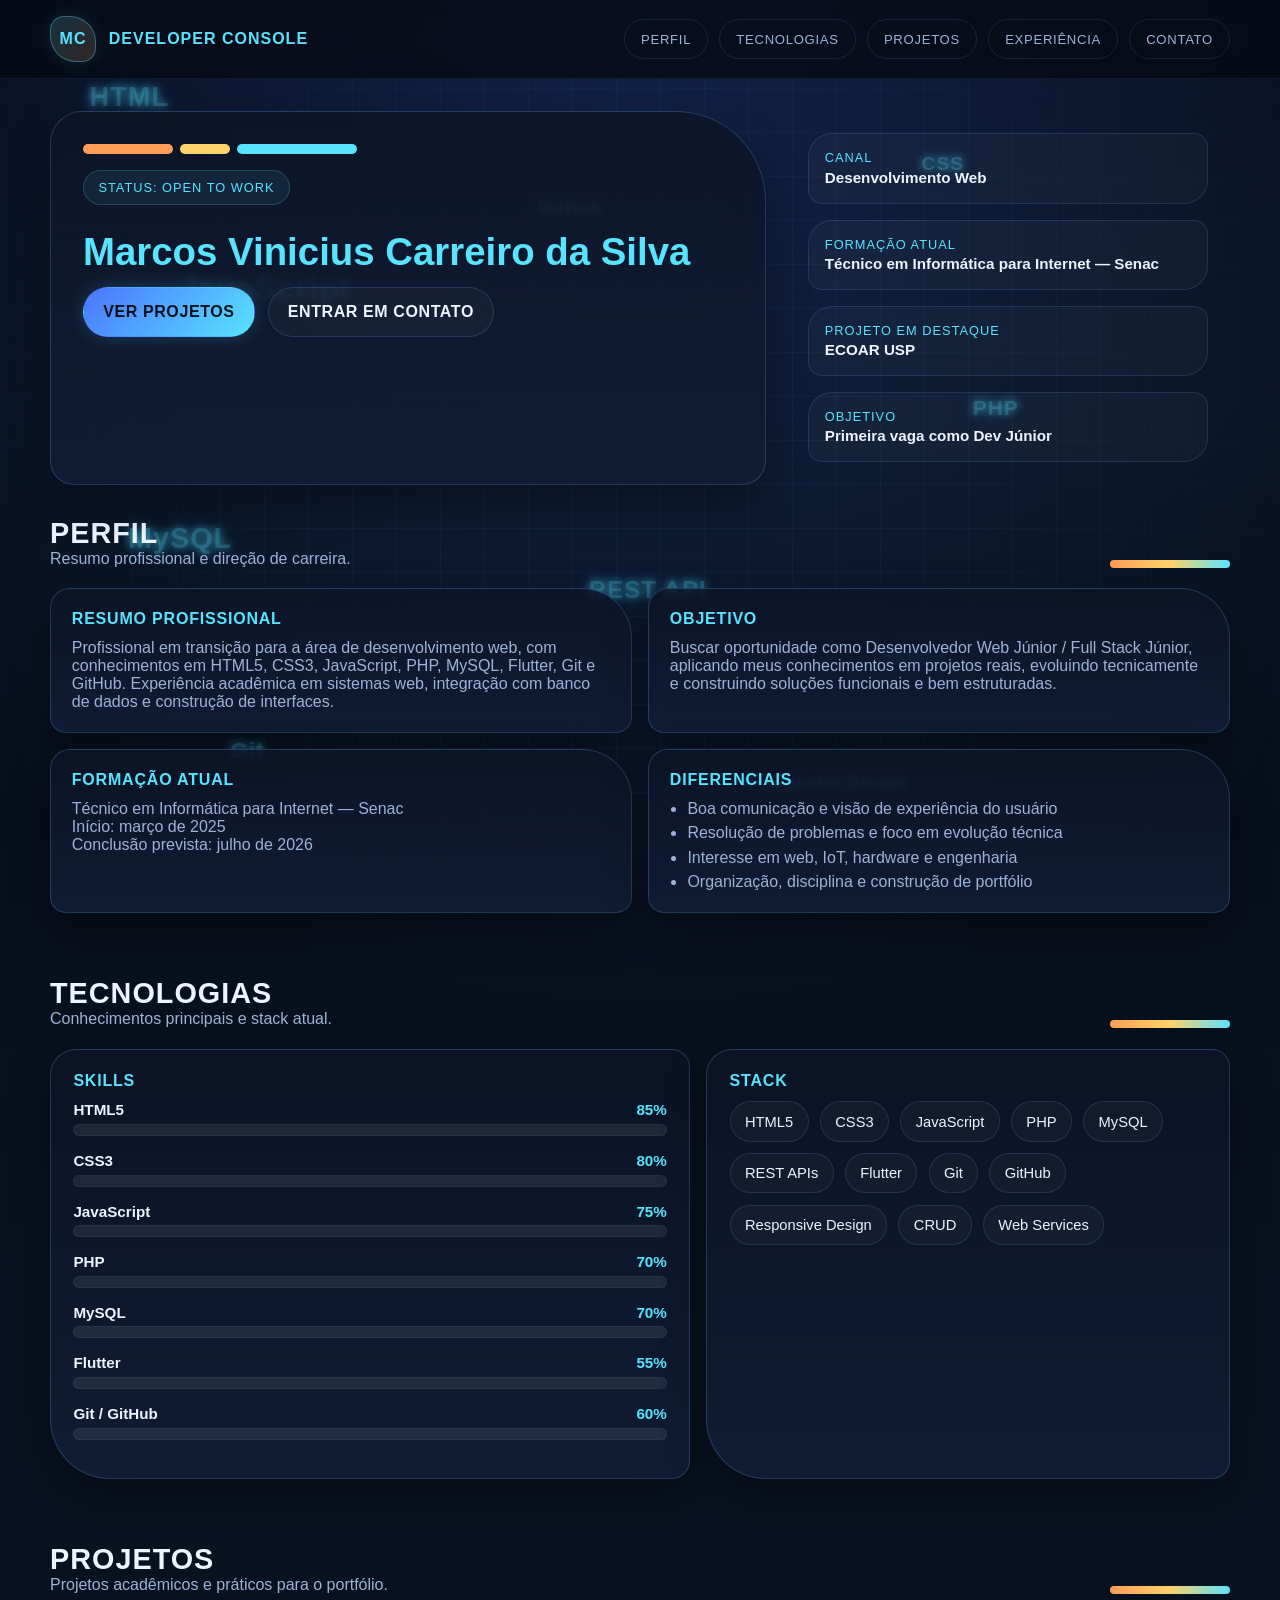
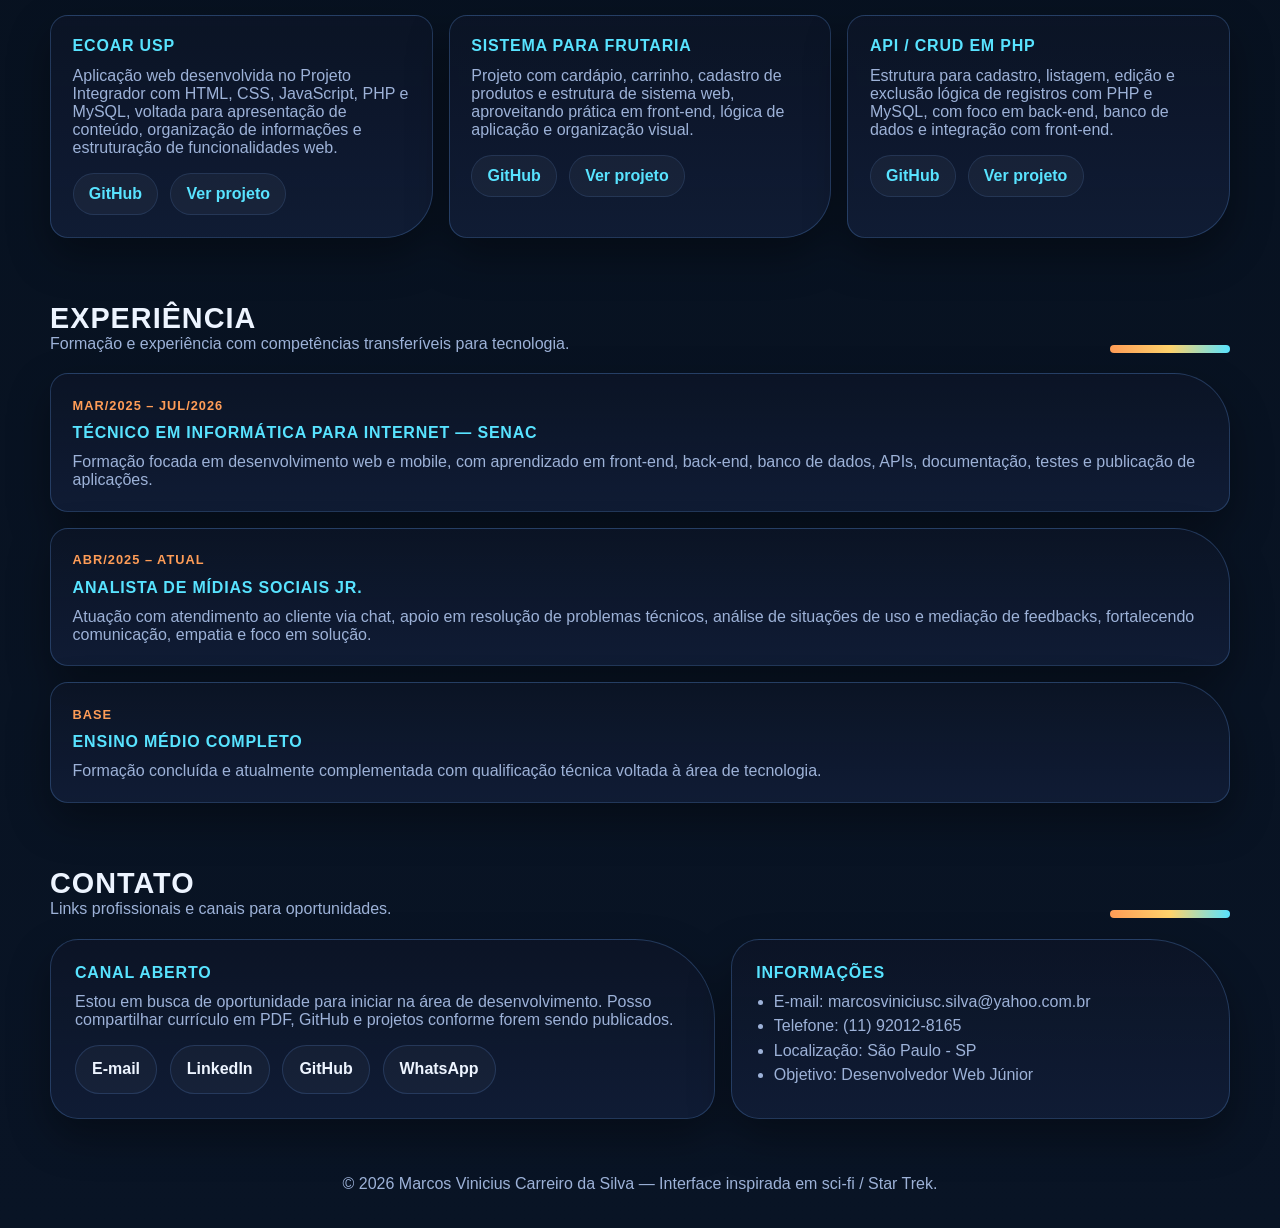
<file: index.html>
<!DOCTYPE html>
<html lang="pt-BR">
<head>
  <meta charset="UTF-8" />
  <meta name="viewport" content="width=device-width, initial-scale=1.0" />
  <title>Marcos Carreiro | Developer Console</title>
  <link rel="stylesheet" href="assets/style.css" />
</head>
<body>
  <!-- FUNDO -->
  <div class="space-grid" aria-hidden="true"></div>
  <div class="scanline" aria-hidden="true"></div>
  <div class="floating-tech" aria-hidden="true">
    <span>HTML</span>
    <span>CSS</span>
    <span>JavaScript</span>
    <span>PHP</span>
    <span>MySQL</span>
    <span>Flutter</span>
    <span>Git</span>
    <span>GitHub</span>
    <span>REST API</span>
    <span>Responsive Design</span>
  </div>

  <!-- TOPO -->
  <header class="topbar">
    <div class="container topbar-inner">
      <a href="#inicio" class="brand">
        <span class="brand-badge">MC</span>
        <span>Developer Console</span>
      </a>

      <ul class="menu">
        <li><a href="#sobre">Perfil</a></li>
        <li><a href="#tecnologias">Tecnologias</a></li>
        <li><a href="#projetos">Projetos</a></li>
        <li><a href="#experiencia">Experiência</a></li>
        <li><a href="#contato">Contato</a></li>
      </ul>
    </div>
  </header>

  <!-- HERO -->
  <section class="hero" id="inicio">
    <div class="container hero-shell">
      <div class="console">
        <div class="console-lines">
          <span class="line-orange"></span>
          <span class="line-yellow"></span>
          <span class="line-cyan"></span>
        </div>

        <div class="status">Status: Open to Work</div>
        <div id="digitando-terminal"></div>
        <div class="hero-actions">
          <a href="#projetos" class="btn btn-primary">Ver Projetos</a>
          <a href="#contato" class="btn btn-secondary">Entrar em Contato</a>
        </div>
      </div>

      <aside class="console-side">
        <div class="mini-panel">
          <span>Canal</span>
          <strong>Desenvolvimento Web</strong>
        </div>
        <div class="mini-panel">
          <span>Formação Atual</span>
          <strong>Técnico em Informática para Internet — Senac</strong>
        </div>
        <div class="mini-panel">
          <span>Projeto em Destaque</span>
          <strong>ECOAR USP</strong>
        </div>
        <div class="mini-panel">
          <span>Objetivo</span>
          <strong>Primeira vaga como Dev Júnior</strong>
        </div>
      </aside>
    </div>
  </section>

  <!-- SOBRE -->
  <section id="sobre">
    <div class="container">
      <div class="section-head">
        <div>
          <h2>Perfil</h2>
          <p>Resumo profissional e direção de carreira.</p>
        </div>
        <div class="decor-line"></div>
      </div>

      <div class="panel-grid">
        <article class="panel">
          <h3>Resumo Profissional</h3>
          <p>
            Profissional em transição para a área de desenvolvimento web, com conhecimentos em HTML5, CSS3,
            JavaScript, PHP, MySQL, Flutter, Git e GitHub. Experiência acadêmica em sistemas web, integração com
            banco de dados e construção de interfaces.
          </p>
        </article>

        <article class="panel">
          <h3>Objetivo</h3>
          <p>
            Buscar oportunidade como Desenvolvedor Web Júnior / Full Stack Júnior, aplicando meus conhecimentos
            em projetos reais, evoluindo tecnicamente e construindo soluções funcionais e bem estruturadas.
          </p>
        </article>

        <article class="panel">
          <h3>Formação Atual</h3>
          <p>
            Técnico em Informática para Internet — Senac<br>
            Início: março de 2025<br>
            Conclusão prevista: julho de 2026
          </p>
        </article>

        <article class="panel">
          <h3>Diferenciais</h3>
          <ul>
            <li>Boa comunicação e visão de experiência do usuário</li>
            <li>Resolução de problemas e foco em evolução técnica</li>
            <li>Interesse em web, IoT, hardware e engenharia</li>
            <li>Organização, disciplina e construção de portfólio</li>
          </ul>
        </article>
      </div>
    </div>
  </section>

  <!-- TECNOLOGIAS -->
  <section id="tecnologias">
    <div class="container">
      <div class="section-head">
        <div>
          <h2>Tecnologias</h2>
          <p>Conhecimentos principais e stack atual.</p>
        </div>
        <div class="decor-line"></div>
      </div>

      <div class="skills-grid">
        <div class="skill-card">
          <h3>Skills</h3>

          <div class="skill">
            <div class="skill-top"><span>HTML5</span><span>85%</span></div>
            <div class="bar"><div class="fill" data-width="85%"></div></div>
          </div>

          <div class="skill">
            <div class="skill-top"><span>CSS3</span><span>80%</span></div>
            <div class="bar"><div class="fill" data-width="80%"></div></div>
          </div>

          <div class="skill">
            <div class="skill-top"><span>JavaScript</span><span>75%</span></div>
            <div class="bar"><div class="fill" data-width="75%"></div></div>
          </div>

          <div class="skill">
            <div class="skill-top"><span>PHP</span><span>70%</span></div>
            <div class="bar"><div class="fill" data-width="70%"></div></div>
          </div>

          <div class="skill">
            <div class="skill-top"><span>MySQL</span><span>70%</span></div>
            <div class="bar"><div class="fill" data-width="70%"></div></div>
          </div>

          <div class="skill">
            <div class="skill-top"><span>Flutter</span><span>55%</span></div>
            <div class="bar"><div class="fill" data-width="55%"></div></div>
          </div>

          <div class="skill">
            <div class="skill-top"><span>Git / GitHub</span><span>60%</span></div>
            <div class="bar"><div class="fill" data-width="60%"></div></div>
          </div>
        </div>

        <div class="skill-card">
          <h3>Stack</h3>
          <div class="tag-wrap">
            <span class="tag">HTML5</span>
            <span class="tag">CSS3</span>
            <span class="tag">JavaScript</span>
            <span class="tag">PHP</span>
            <span class="tag">MySQL</span>
            <span class="tag">REST APIs</span>
            <span class="tag">Flutter</span>
            <span class="tag">Git</span>
            <span class="tag">GitHub</span>
            <span class="tag">Responsive Design</span>
            <span class="tag">CRUD</span>
            <span class="tag">Web Services</span>
          </div>
        </div>
      </div>
    </div>
  </section>

  <!-- PROJETOS -->
  <section id="projetos">
    <div class="container">
      <div class="section-head">
        <div>
          <h2>Projetos</h2>
          <p>Projetos acadêmicos e práticos para o portfólio.</p>
        </div>
        <div class="decor-line"></div>
      </div>

      <div class="projects-grid">
        <article class="project">
          <h3>ECOAR USP</h3>
          <p>
            Aplicação web desenvolvida no Projeto Integrador com HTML, CSS, JavaScript, PHP e MySQL, voltada para
            apresentação de conteúdo, organização de informações e estruturação de funcionalidades web.
          </p>
          <div class="project-links">
            <a href="#">GitHub</a>
            <a href="#">Ver projeto</a>
          </div>
        </article>

        <article class="project">
          <h3>Sistema para Frutaria</h3>
          <p>
            Projeto com cardápio, carrinho, cadastro de produtos e estrutura de sistema web, aproveitando prática em
            front-end, lógica de aplicação e organização visual.
          </p>
          <div class="project-links">
            <a href="#">GitHub</a>
            <a href="#">Ver projeto</a>
          </div>
        </article>

        <article class="project">
          <h3>API / CRUD em PHP</h3>
          <p>
            Estrutura para cadastro, listagem, edição e exclusão lógica de registros com PHP e MySQL, com foco em
            back-end, banco de dados e integração com front-end.
          </p>
          <div class="project-links">
            <a href="#">GitHub</a>
            <a href="#">Ver projeto</a>
          </div>
        </article>
      </div>
    </div>
  </section>

  <!-- EXPERIÊNCIA -->
  <section id="experiencia">
    <div class="container">
      <div class="section-head">
        <div>
          <h2>Experiência</h2>
          <p>Formação e experiência com competências transferíveis para tecnologia.</p>
        </div>
        <div class="decor-line"></div>
      </div>

      <div class="timeline">
        <article class="timeline-item">
          <span>Mar/2025 – Jul/2026</span>
          <h3>Técnico em Informática para Internet — Senac</h3>
          <p>
            Formação focada em desenvolvimento web e mobile, com aprendizado em front-end, back-end, banco de dados,
            APIs, documentação, testes e publicação de aplicações.
          </p>
        </article>

        <article class="timeline-item">
          <span>Abr/2025 – Atual</span>
          <h3>Analista de Mídias Sociais Jr.</h3>
          <p>
            Atuação com atendimento ao cliente via chat, apoio em resolução de problemas técnicos, análise de situações
            de uso e mediação de feedbacks, fortalecendo comunicação, empatia e foco em solução.
          </p>
        </article>

        <article class="timeline-item">
          <span>Base</span>
          <h3>Ensino Médio Completo</h3>
          <p>
            Formação concluída e atualmente complementada com qualificação técnica voltada à área de tecnologia.
          </p>
        </article>
      </div>
    </div>
  </section>

  <!-- CONTATO -->
  <section id="contato">
    <div class="container">
      <div class="section-head">
        <div>
          <h2>Contato</h2>
          <p>Links profissionais e canais para oportunidades.</p>
        </div>
        <div class="decor-line"></div>
      </div>

      <div class="contact-box">
        <div class="timeline-item contact-panel">
          <h3>Canal Aberto</h3>
          <p>
            Estou em busca de oportunidade para iniciar na área de desenvolvimento. Posso compartilhar currículo em PDF,
            GitHub e projetos conforme forem sendo publicados.
          </p>

          <div class="contact-links">
            <a href="mailto:marcosviniciusc.silva@yahoo.com.br">E-mail</a>
            <a href="https://www.linkedin.com/in/marcos-carreiro-4abb295b" target="_blank">LinkedIn</a>
            <a href="#" target="_blank">GitHub</a>
            <a href="https://wa.me/5511920128165" target="_blank">WhatsApp</a>
          </div>
        </div>

        <div class="timeline-item contact-panel">
          <h3>Informações</h3>
          <ul>
            <li>E-mail: marcosviniciusc.silva@yahoo.com.br</li>
            <li>Telefone: (11) 92012-8165</li>
            <li>Localização: São Paulo - SP</li>
            <li>Objetivo: Desenvolvedor Web Júnior</li>
          </ul>
        </div>
      </div>
    </div>
  </section>

  <footer class="footer">
    <div class="container">
      <p>© 2026 Marcos Vinicius Carreiro da Silva — Interface inspirada em sci-fi / Star Trek.</p>
    </div>
  </footer>

  <script src="assets/script.js"></script>
</body>
</html>
</file>
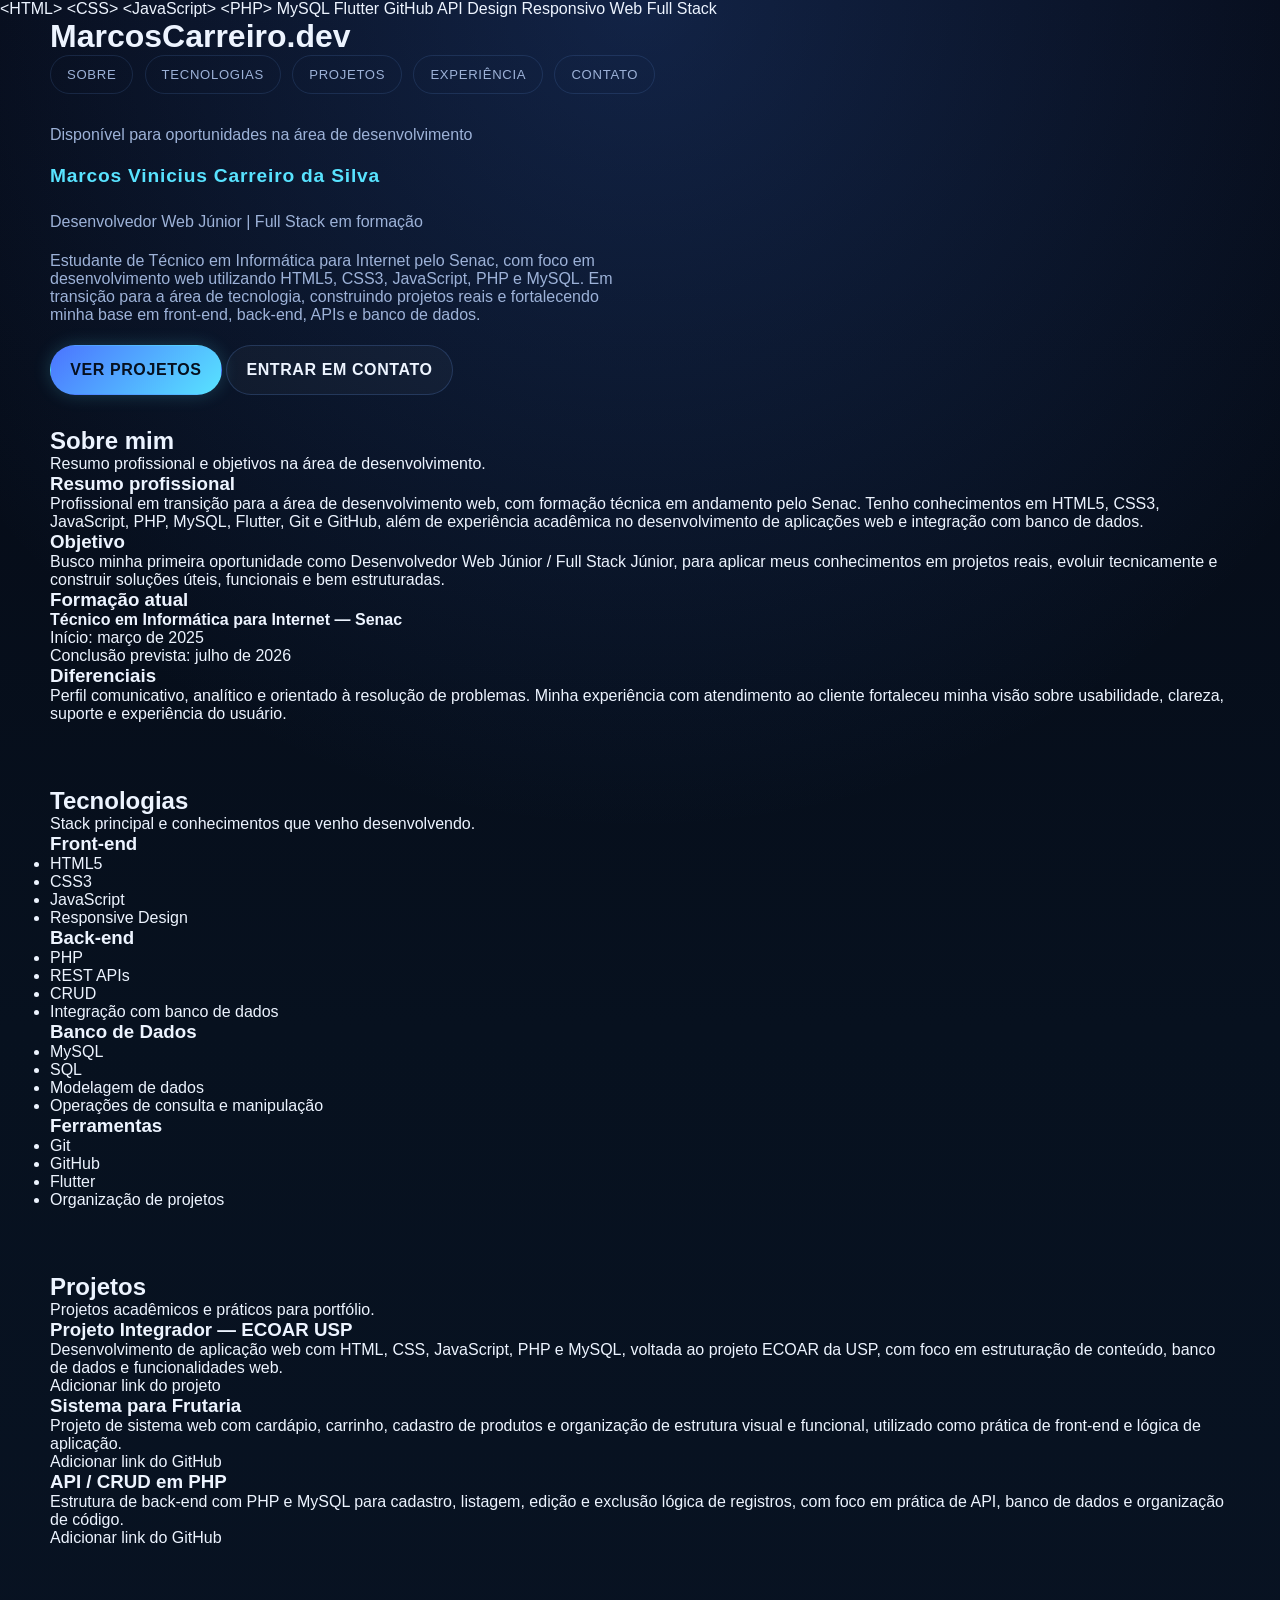
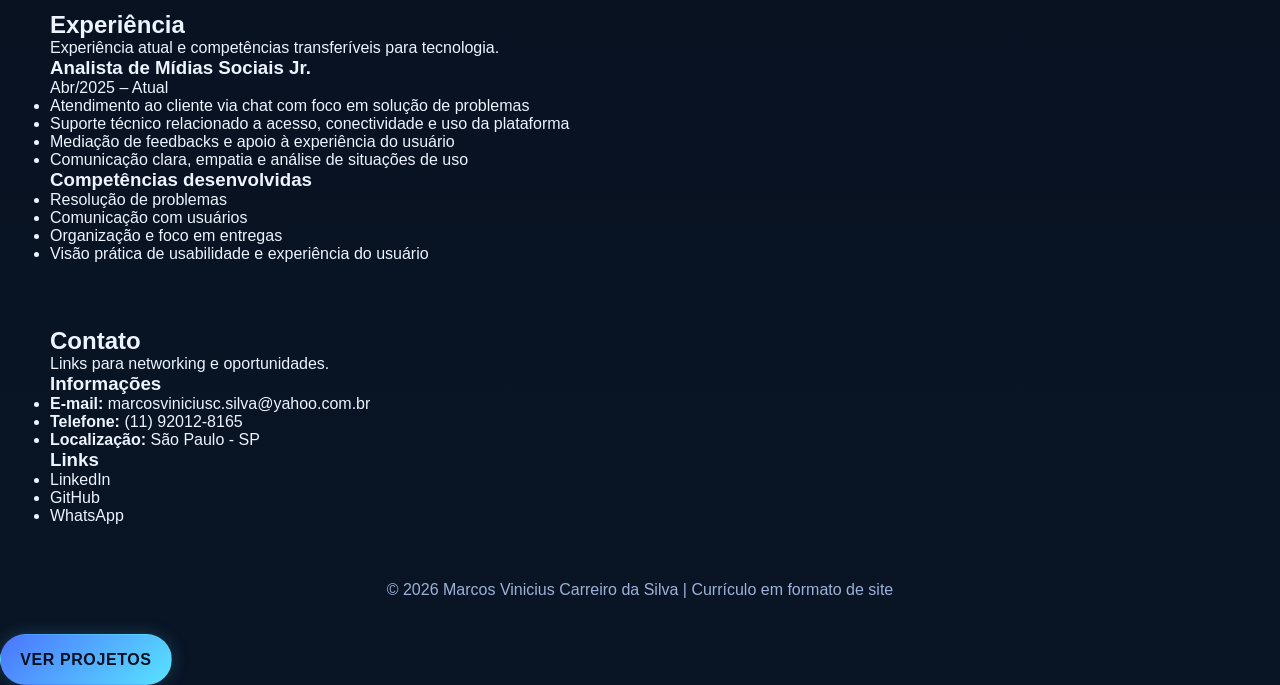
<file: curriculo.html>
<!DOCTYPE html>
<!-- Define que o documento usa HTML5 -->
<html lang="pt-BR">
<head>
  <meta charset="UTF-8">
  <!-- Permite acentos e caracteres especiais -->

  <meta name="viewport" content="width=device-width, initial-scale=1.0">
  <!-- Faz o site se adaptar ao celular -->

  <title>Marcos Carreiro | Desenvolvedor Web Júnior</title>

  <!-- Conecta o arquivo CSS externo -->
  <link rel="stylesheet" href="assets/style.css">
</head>
<body>

  <!-- =========================================================
       FUNDO COM TECNOLOGIAS FLUTUANDO
       Essas divs ficam atrás do conteúdo, só como efeito visual
       ========================================================= -->
  <div class="background-tech" aria-hidden="true">
    <span>&lt;HTML&gt;</span>
    <span>&lt;CSS&gt;</span>
    <span>&lt;JavaScript&gt;</span>
    <span>&lt;PHP&gt;</span>
    <span>MySQL</span>
    <span>Flutter</span>
    <span>GitHub</span>
    <span>API</span>
    <span>Design Responsivo</span>
    <span>Web</span>
    <span>Full Stack</span>
  </div>

  <!-- =========================================================
       CABEÇALHO / MENU
       ========================================================= -->
  <header class="header">
    <div class="container nav">
      <h1 class="logo">MarcosCarreiro.dev</h1>

      <nav>
        <ul class="menu">
          <li><a href="#sobre">Sobre</a></li>
          <li><a href="#tecnologias">Tecnologias</a></li>
          <li><a href="#projetos">Projetos</a></li>
          <li><a href="#experiencia">Experiência</a></li>
          <li><a href="#contato">Contato</a></li>
        </ul>
      </nav>
    </div>
  </header>

  <!-- =========================================================
       HERO / APRESENTAÇÃO INICIAL
       ========================================================= -->
  <section class="hero">
    <div class="container hero-content">

      <p class="tag-top">Disponível para oportunidades na área de desenvolvimento</p>

      <h2 class="hero-title">Marcos Vinicius Carreiro da Silva</h2>

      <p class="hero-subtitle">
        Desenvolvedor Web Júnior | Full Stack em formação
      </p>

      <p class="hero-text">
        Estudante de Técnico em Informática para Internet pelo Senac, com foco em
        desenvolvimento web utilizando HTML5, CSS3, JavaScript, PHP e MySQL.
        Em transição para a área de tecnologia, construindo projetos reais e fortalecendo
        minha base em front-end, back-end, APIs e banco de dados.
      </p>

      <div class="hero-buttons">
        <a href="#projetos" class="btn btn-primary">Ver projetos</a>
        <a href="#contato" class="btn btn-secondary">Entrar em contato</a>
      </div>
    </div>
  </section>

  <!-- =========================================================
       SOBRE
       ========================================================= -->
  <section id="sobre" class="section">
    <div class="container">
      <div class="section-title">
        <h2>Sobre mim</h2>
        <p>Resumo profissional e objetivos na área de desenvolvimento.</p>
      </div>

      <div class="cards-grid">
        <article class="card">
          <h3>Resumo profissional</h3>
          <p>
            Profissional em transição para a área de desenvolvimento web, com formação técnica
            em andamento pelo Senac. Tenho conhecimentos em HTML5, CSS3, JavaScript, PHP,
            MySQL, Flutter, Git e GitHub, além de experiência acadêmica no desenvolvimento
            de aplicações web e integração com banco de dados.
          </p>
        </article>

        <article class="card">
          <h3>Objetivo</h3>
          <p>
            Busco minha primeira oportunidade como Desenvolvedor Web Júnior / Full Stack Júnior,
            para aplicar meus conhecimentos em projetos reais, evoluir tecnicamente e construir
            soluções úteis, funcionais e bem estruturadas.
          </p>
        </article>

        <article class="card">
          <h3>Formação atual</h3>
          <p>
            <strong>Técnico em Informática para Internet — Senac</strong><br>
            Início: março de 2025<br>
            Conclusão prevista: julho de 2026
          </p>
        </article>

        <article class="card">
          <h3>Diferenciais</h3>
          <p>
            Perfil comunicativo, analítico e orientado à resolução de problemas. Minha experiência
            com atendimento ao cliente fortaleceu minha visão sobre usabilidade, clareza,
            suporte e experiência do usuário.
          </p>
        </article>
      </div>
    </div>
  </section>

  <!-- =========================================================
       TECNOLOGIAS
       ========================================================= -->
  <section id="tecnologias" class="section">
    <div class="container">
      <div class="section-title">
        <h2>Tecnologias</h2>
        <p>Stack principal e conhecimentos que venho desenvolvendo.</p>
      </div>

      <div class="cards-grid">
        <article class="card">
          <h3>Front-end</h3>
          <ul class="list">
            <li>HTML5</li>
            <li>CSS3</li>
            <li>JavaScript</li>
            <li>Responsive Design</li>
          </ul>
        </article>

        <article class="card">
          <h3>Back-end</h3>
          <ul class="list">
            <li>PHP</li>
            <li>REST APIs</li>
            <li>CRUD</li>
            <li>Integração com banco de dados</li>
          </ul>
        </article>

        <article class="card">
          <h3>Banco de Dados</h3>
          <ul class="list">
            <li>MySQL</li>
            <li>SQL</li>
            <li>Modelagem de dados</li>
            <li>Operações de consulta e manipulação</li>
          </ul>
        </article>

        <article class="card">
          <h3>Ferramentas</h3>
          <ul class="list">
            <li>Git</li>
            <li>GitHub</li>
            <li>Flutter</li>
            <li>Organização de projetos</li>
          </ul>
        </article>
      </div>
    </div>
  </section>

  <!-- =========================================================
       PROJETOS
       ========================================================= -->
  <section id="projetos" class="section">
    <div class="container">
      <div class="section-title">
        <h2>Projetos</h2>
        <p>Projetos acadêmicos e práticos para portfólio.</p>
      </div>

      <div class="cards-grid">
        <article class="card project-card">
          <h3>Projeto Integrador — ECOAR USP</h3>
          <p>
            Desenvolvimento de aplicação web com HTML, CSS, JavaScript, PHP e MySQL, voltada
            ao projeto ECOAR da USP, com foco em estruturação de conteúdo, banco de dados e
            funcionalidades web.
          </p>
          <a href="#" class="project-link">Adicionar link do projeto</a>
        </article>

        <article class="card project-card">
          <h3>Sistema para Frutaria</h3>
          <p>
            Projeto de sistema web com cardápio, carrinho, cadastro de produtos e organização
            de estrutura visual e funcional, utilizado como prática de front-end e lógica de aplicação.
          </p>
          <a href="#" class="project-link">Adicionar link do GitHub</a>
        </article>

        <article class="card project-card">
          <h3>API / CRUD em PHP</h3>
          <p>
            Estrutura de back-end com PHP e MySQL para cadastro, listagem, edição e exclusão
            lógica de registros, com foco em prática de API, banco de dados e organização de código.
          </p>
          <a href="#" class="project-link">Adicionar link do GitHub</a>
        </article>
      </div>
    </div>
  </section>

  <!-- =========================================================
       EXPERIÊNCIA
       ========================================================= -->
  <section id="experiencia" class="section">
    <div class="container">
      <div class="section-title">
        <h2>Experiência</h2>
        <p>Experiência atual e competências transferíveis para tecnologia.</p>
      </div>

      <div class="cards-grid">
        <article class="card">
          <h3>Analista de Mídias Sociais Jr.</h3>
          <p class="date">Abr/2025 – Atual</p>
          <ul class="list">
            <li>Atendimento ao cliente via chat com foco em solução de problemas</li>
            <li>Suporte técnico relacionado a acesso, conectividade e uso da plataforma</li>
            <li>Mediação de feedbacks e apoio à experiência do usuário</li>
            <li>Comunicação clara, empatia e análise de situações de uso</li>
          </ul>
        </article>

        <article class="card">
          <h3>Competências desenvolvidas</h3>
          <ul class="list">
            <li>Resolução de problemas</li>
            <li>Comunicação com usuários</li>
            <li>Organização e foco em entregas</li>
            <li>Visão prática de usabilidade e experiência do usuário</li>
          </ul>
        </article>
      </div>
    </div>
  </section>

  <!-- =========================================================
       CONTATO
       ========================================================= -->
  <section id="contato" class="section">
    <div class="container">
      <div class="section-title">
        <h2>Contato</h2>
        <p>Links para networking e oportunidades.</p>
      </div>

      <div class="cards-grid">
        <article class="card">
          <h3>Informações</h3>
          <ul class="list">
            <li><strong>E-mail:</strong> marcosviniciusc.silva@yahoo.com.br</li>
            <li><strong>Telefone:</strong> (11) 92012-8165</li>
            <li><strong>Localização:</strong> São Paulo - SP</li>
          </ul>
        </article>

        <article class="card">
          <h3>Links</h3>
          <ul class="list">
            <li><a href="https://www.linkedin.com/in/marcos-carreiro-4abb295b" target="_blank">LinkedIn</a></li>
            <li><a href="https://github.com/marcoscarreiro" target="_blank">GitHub</a></li>
            <li><a href="https://wa.me/5511920128165" target="_blank">WhatsApp</a></li>
          </ul>
        </article>
      </div>
    </div>
  </section>

  <!-- =========================================================
       RODAPÉ
       ========================================================= -->
  <footer class="footer">
    <div class="container">
      <p>© 2026 Marcos Vinicius Carreiro da Silva | Currículo em formato de site</p>
    </div>
  </footer>

</body>
</html>
          <a class="btn btn-primary" href="#projetos">Ver projetos</a>

        </div>

      </div>

    </div>

  </header>


  <!-- =============================
       JAVASCRIPT
       ============================= -->

  <script src="assets/script.js"></script>

   
</body>
</html>
</file>
<file: assets/style.css>
/* =========================
       RESET
    ========================= */
    * {
      margin: 0;
      padding: 0;
      box-sizing: border-box;
    }

    :root {
      --bg: #050914;
      --bg-2: #091425;
      --panel: rgba(12, 20, 38, 0.88);
      --panel-2: rgba(17, 29, 54, 0.92);
      --line: rgba(110, 170, 255, 0.24);
      --text: #edf4ff;
      --muted: #9db2d8;
      --cyan: #58e3ff;
      --blue: #71a7ff;
      --orange: #ff9d57;
      --yellow: #ffd36c;
      --shadow: 0 18px 40px rgba(0, 0, 0, 0.35);
      --radius-xl: 28px;
      --radius-lg: 18px;
    }

    html {
      scroll-behavior: smooth;
    }

    body {
      font-family: Arial, Helvetica, sans-serif;
      color: var(--text);
      background:
        radial-gradient(circle at top, rgba(57, 113, 219, 0.25), transparent 35%),
        linear-gradient(180deg, var(--bg) 0%, #07111f 45%, var(--bg-2) 100%);
      min-height: 100vh;
      overflow-x: hidden;
      position: relative;
    }

    /* =========================
       FUNDO FUTURISTA
    ========================= */
    .space-grid,
    .floating-tech,
    .scanline {
      position: fixed;
      inset: 0;
      pointer-events: none;
    }

    .space-grid {
      z-index: -3;
      background-image:
        linear-gradient(rgba(113, 167, 255, 0.05) 1px, transparent 1px),
        linear-gradient(90deg, rgba(113, 167, 255, 0.05) 1px, transparent 1px);
      background-size: 44px 44px;
      mask-image: radial-gradient(circle at center, black 35%, transparent 100%);
    }

    .scanline {
      z-index: -2;
      background: linear-gradient(to bottom, transparent 0%, rgba(88, 227, 255, 0.04) 50%, transparent 100%);
      animation: scanMove 8s linear infinite;
      opacity: 0.4;
    }

    @keyframes scanMove {
      from { transform: translateY(-100%); }
      to { transform: translateY(100%); }
    }

    .floating-tech {
      z-index: -1;
      overflow: hidden;
    }

    .floating-tech span {
      position: absolute;
      color: rgba(88, 227, 255, 0.2);
      font-weight: bold;
      letter-spacing: 1px;
      text-shadow:
        0 0 8px rgba(88, 227, 255, 0.55),
        0 0 18px rgba(88, 227, 255, 0.25);
      animation: drift 18s ease-in-out infinite;
      white-space: nowrap;
    }

    .floating-tech span:nth-child(1) { top: 9%; left: 7%; font-size: 1.7rem; }
    .floating-tech span:nth-child(2) { top: 17%; left: 72%; font-size: 1.2rem; animation-duration: 16s; }
    .floating-tech span:nth-child(3) { top: 30%; left: 14%; font-size: 2rem; animation-duration: 22s; }
    .floating-tech span:nth-child(4) { top: 44%; left: 76%; font-size: 1.3rem; }
    .floating-tech span:nth-child(5) { top: 58%; left: 10%; font-size: 1.8rem; animation-duration: 20s; }
    .floating-tech span:nth-child(6) { top: 72%; left: 69%; font-size: 1.1rem; }
    .floating-tech span:nth-child(7) { top: 82%; left: 18%; font-size: 1.4rem; animation-duration: 24s; }
    .floating-tech span:nth-child(8) { top: 22%; left: 42%; font-size: 1.1rem; }
    .floating-tech span:nth-child(9) { top: 64%; left: 46%; font-size: 1.5rem; }
    .floating-tech span:nth-child(10){ top: 86%; left: 58%; font-size: 1rem; }

    @keyframes drift {
      0%, 100% { transform: translateY(0px) rotate(0deg); }
      50% { transform: translateY(-22px) rotate(2deg); }
    }

    /* =========================
       ESTRUTURA
    ========================= */
    a {
      text-decoration: none;
      color: inherit;
    }

    .container {
      width: min(1180px, calc(100% - 1.4rem));
      margin: 0 auto;
    }

    .topbar {
      position: sticky;
      top: 0;
      z-index: 80;
      background: rgba(5, 9, 20, 0.8);
      backdrop-filter: blur(12px);
      border-bottom: 1px solid rgba(113, 167, 255, 0.1);
    }

    .topbar-inner {
      display: flex;
      align-items: center;
      justify-content: space-between;
      gap: 1rem;
      padding: 1rem 0;
    }

    .brand {
      display: flex;
      align-items: center;
      gap: 0.8rem;
      font-weight: 800;
      letter-spacing: 1px;
      color: var(--cyan);
      text-transform: uppercase;
    }

    .brand-badge {
      width: 46px;
      height: 46px;
      display: grid;
      place-items: center;
      border-radius: 14px 26px 14px 26px;
      background: linear-gradient(135deg, rgba(88, 227, 255, 0.18), rgba(255, 157, 87, 0.18));
      border: 1px solid rgba(88, 227, 255, 0.35);
      box-shadow: 0 0 20px rgba(88, 227, 255, 0.12);
    }

    .menu {
      display: flex;
      flex-wrap: wrap;
      gap: 0.7rem;
      list-style: none;
    }

    .menu a {
      display: inline-flex;
      align-items: center;
      padding: 0.7rem 1rem;
      border-radius: 999px;
      border: 1px solid rgba(113, 167, 255, 0.14);
      color: var(--muted);
      transition: 0.3s;
      text-transform: uppercase;
      letter-spacing: 0.7px;
      font-size: 0.82rem;
    }

    .menu a:hover {
      color: var(--text);
      border-color: rgba(88, 227, 255, 0.45);
      box-shadow: 0 0 18px rgba(88, 227, 255, 0.12);
    }

    /* =========================
       HERO STAR-TREK STYLE
    ========================= */
    .hero {
      padding: 2rem 0 1rem;
    }

    .hero-shell {
      display: grid;
      grid-template-columns: 1.45fr 0.9fr;
      gap: 1.2rem;
      align-items: stretch;
    }

    .console,
    .panel,
    .project,
    .timeline-item,
    .skill-card {
      position: relative;
      overflow: hidden;
      background: linear-gradient(180deg, var(--panel) 0%, var(--panel-2) 100%);
      border: 1px solid var(--line);
      box-shadow: var(--shadow);
    }

    .console::before,
    .panel::before,
    .project::before,
    .timeline-item::before,
    .skill-card::before {
      content: "";
      position: absolute;
      inset: 0;
      background: linear-gradient(90deg, transparent 0%, rgba(88, 227, 255, 0.05) 50%, transparent 100%);
      transform: translateX(-100%);
      animation: panelSweep 7s linear infinite;
      pointer-events: none;
    }

    @keyframes panelSweep {
      to { transform: translateX(100%); }
    }

    .console {
      border-radius: 32px 90px 24px 24px;
      padding: 2rem;
    }

    .console-side {
      border-radius: 80px 26px 26px 80px;
      padding: 1.4rem;
      display: grid;
      align-content: start;
      gap: 1rem;
    }

    .console-lines {
      display: flex;
      gap: 0.45rem;
      margin-bottom: 1rem;
    }

    .console-lines span {
      display: block;
      height: 10px;
      border-radius: 999px;
    }

    .line-orange { width: 90px; background: var(--orange); }
    .line-yellow { width: 50px; background: var(--yellow); }
    .line-cyan { width: 120px; background: var(--cyan); }

    .status {
      display: inline-flex;
      align-items: center;
      gap: 0.5rem;
      padding: 0.55rem 0.9rem;
      background: rgba(88, 227, 255, 0.08);
      border: 1px solid rgba(88, 227, 255, 0.2);
      border-radius: 999px;
      color: var(--cyan);
      text-transform: uppercase;
      letter-spacing: 1px;
      font-size: 0.8rem;
      margin-bottom: 1rem;
    }

    .hero h1 {
      font-size: clamp(2.1rem, 4vw, 4rem);
      line-height: 1.05;
      margin-bottom: 0.8rem;
      text-transform: uppercase;
      letter-spacing: 1px;
    }

    .hero h2 {
      min-height: 2rem;
      color: var(--cyan);
      margin-bottom: 1rem;
      font-size: 1.2rem;
      letter-spacing: 0.8px;
    }

    .hero p {
      color: var(--muted);
      max-width: 64ch;
      margin-bottom: 1.3rem;
    }

    .hero-actions {
      display: flex;
      flex-wrap: wrap;
      gap: 0.8rem;
    }

    .btn {
      display: inline-flex;
      align-items: center;
      justify-content: center;
      padding: 0.95rem 1.2rem;
      font-weight: 800;
      letter-spacing: 0.6px;
      text-transform: uppercase;
      border-radius: 999px;
      transition: 0.3s;
      border: 1px solid transparent;
    }

    .btn-primary {
      background: linear-gradient(135deg, #4b74ff, #58e3ff);
      color: #06101f;
      box-shadow: 0 0 18px rgba(88, 227, 255, 0.2);
    }

    .btn-primary:hover {
      transform: translateY(-3px);
      box-shadow: 0 10px 24px rgba(88, 227, 255, 0.22);
    }

    .btn-secondary {
      color: var(--text);
      border-color: rgba(113, 167, 255, 0.2);
      background: rgba(255, 255, 255, 0.03);
    }

    .btn-secondary:hover {
      border-color: rgba(88, 227, 255, 0.4);
      box-shadow: 0 0 18px rgba(88, 227, 255, 0.1);
    }

    .mini-panel {
      padding: 1rem;
      border-radius: 24px 14px 24px 14px;
      border: 1px solid rgba(113, 167, 255, 0.16);
      background: rgba(255, 255, 255, 0.03);
    }

    .mini-panel span {
      display: block;
      color: var(--cyan);
      font-size: 0.8rem;
      text-transform: uppercase;
      letter-spacing: 1px;
      margin-bottom: 0.2rem;
    }

    .mini-panel strong {
      color: var(--text);
      font-size: 0.95rem;
      word-break: break-word;
    }

    /* =========================
       SEÇÕES
    ========================= */
    section {
      padding: 1rem 0 3rem;
    }

    .section-head {
      margin-bottom: 1.3rem;
      display: flex;
      align-items: end;
      justify-content: space-between;
      gap: 1rem;
      flex-wrap: wrap;
    }

    .section-head h2 {
      font-size: 1.8rem;
      text-transform: uppercase;
      letter-spacing: 1px;
    }

    .section-head p {
      color: var(--muted);
      max-width: 70ch;
    }

    .decor-line {
      width: 120px;
      height: 8px;
      border-radius: 999px;
      background: linear-gradient(90deg, var(--orange), var(--yellow), var(--cyan));
    }

    .panel-grid {
      display: grid;
      grid-template-columns: repeat(2, minmax(0, 1fr));
      gap: 1rem;
    }

    .panel {
      border-radius: 20px 50px 16px 16px;
      padding: 1.3rem;
      transition: 0.3s;
    }

    .panel:hover,
    .project:hover,
    .timeline-item:hover,
    .skill-card:hover {
      transform: translateY(-6px);
      border-color: rgba(88, 227, 255, 0.35);
      box-shadow: 0 16px 40px rgba(0, 0, 0, 0.4), 0 0 24px rgba(88, 227, 255, 0.08);
    }

    .panel h3,
    .project h3,
    .timeline-item h3,
    .skill-card h3 {
      color: var(--cyan);
      margin-bottom: 0.7rem;
      text-transform: uppercase;
      letter-spacing: 0.8px;
      font-size: 1rem;
    }

    .panel p,
    .project p,
    .timeline-item p,
    .panel li,
    .timeline-item li {
      color: var(--muted);
    }

    .panel ul,
    .timeline-item ul {
      padding-left: 1.1rem;
    }

    .panel li + li,
    .timeline-item li + li {
      margin-top: 0.4rem;
    }

    /* =========================
       SKILLS / PROGRESS
    ========================= */
    .skills-grid {
      display: grid;
      grid-template-columns: 1.1fr 0.9fr;
      gap: 1rem;
    }

    .skill-card {
      border-radius: 26px 18px 18px 60px;
      padding: 1.4rem;
    }

    .skill {
      margin-bottom: 1rem;
    }

    .skill-top {
      display: flex;
      justify-content: space-between;
      gap: 1rem;
      margin-bottom: 0.35rem;
      font-weight: 700;
      font-size: 0.95rem;
    }

    .skill-top span:last-child {
      color: var(--cyan);
    }

    .bar {
      height: 12px;
      background: rgba(255, 255, 255, 0.08);
      border-radius: 999px;
      overflow: hidden;
      border: 1px solid rgba(113, 167, 255, 0.08);
    }

    .fill {
      height: 100%;
      width: 0;
      border-radius: 999px;
      background: linear-gradient(90deg, var(--orange), var(--yellow), var(--cyan));
      box-shadow: 0 0 14px rgba(88, 227, 255, 0.2);
      transition: width 1.4s ease;
    }

    .tag-wrap {
      display: flex;
      flex-wrap: wrap;
      gap: 0.7rem;
    }

    .tag {
      display: inline-flex;
      align-items: center;
      padding: 0.7rem 0.9rem;
      border-radius: 999px;
      border: 1px solid rgba(113, 167, 255, 0.16);
      background: rgba(255, 255, 255, 0.03);
      color: var(--text);
      font-size: 0.92rem;
    }

    /* =========================
       PROJETOS
    ========================= */
    .projects-grid {
      display: grid;
      grid-template-columns: repeat(3, minmax(0, 1fr));
      gap: 1rem;
    }

    .project {
      border-radius: 18px 18px 48px 18px;
      padding: 1.35rem;
      transition: 0.3s;
    }

    .project-links {
      display: flex;
      flex-wrap: wrap;
      gap: 0.75rem;
      margin-top: 1rem;
    }

    .project-links a {
      display: inline-flex;
      align-items: center;
      padding: 0.7rem 0.95rem;
      border-radius: 999px;
      background: rgba(255, 255, 255, 0.04);
      border: 1px solid rgba(113, 167, 255, 0.14);
      color: var(--cyan);
      font-weight: 700;
      transition: 0.3s;
    }

    .project-links a:hover {
      border-color: rgba(88, 227, 255, 0.35);
      color: var(--text);
    }

    /* =========================
       TIMELINE
    ========================= */
    .timeline {
      display: grid;
      gap: 1rem;
    }

    .timeline-item {
      border-radius: 18px 56px 18px 18px;
      padding: 1.35rem;
    }

    .timeline-item span {
      display: inline-block;
      color: var(--orange);
      margin-bottom: 0.7rem;
      text-transform: uppercase;
      letter-spacing: 1px;
      font-size: 0.8rem;
      font-weight: 700;
    }

    /* =========================
       CONTATO
    ========================= */
    .contact-box {
      display: grid;
      grid-template-columns: 1.2fr 0.9fr;
      gap: 1rem;
      align-items: stretch;
    }

    .contact-panel {
      border-radius: 28px 80px 28px 28px;
      padding: 1.5rem;
    }

    .contact-links {
      display: flex;
      flex-wrap: wrap;
      gap: 0.8rem;
      margin-top: 1rem;
    }

    .contact-links a {
      display: inline-flex;
      align-items: center;
      justify-content: center;
      padding: 0.9rem 1rem;
      border-radius: 999px;
      border: 1px solid rgba(113, 167, 255, 0.18);
      background: rgba(255, 255, 255, 0.03);
      color: var(--text);
      font-weight: 700;
      transition: 0.3s;
    }

    .contact-links a:hover {
      color: var(--cyan);
      border-color: rgba(88, 227, 255, 0.45);
    }

    .footer {
      padding: 0.5rem 0 2.2rem;
      text-align: center;
      color: var(--muted);
    }

    /* =========================
       DIGITAÇÃO
    ========================= */
    
    @keyframes blink {
      0%, 100% { opacity: 1; }
      50% { opacity: 0; }
    }

    /* =========================
       RESPONSIVIDADE
    ========================= */
    @media (max-width: 980px) {
      .hero-shell,
      .skills-grid,
      .projects-grid,
      .contact-box,
      .panel-grid {
        grid-template-columns: 1fr;
      }
    }

    @media (max-width: 760px) {
      .topbar-inner {
        flex-direction: column;
        align-items: flex-start;
      }

      .menu {
        gap: 0.5rem;
      }

      .menu a {
        font-size: 0.78rem;
        padding: 0.6rem 0.8rem;
      }

      .console,
      .console-side,
      .panel,
      .skill-card,
      .project,
      .timeline-item,
      .contact-panel {
        border-radius: 20px;
      }

      .hero {
        padding-top: 1.3rem;
      }
    }

    #digitando-terminal {
  font-size: 1.1rem;
  line-height: 1.6;
  white-space: pre-line;
}

.nome-destaque {
  font-size: 2.4rem;
  font-weight: bold;
  color: #58e3ff;
  display: block;
  margin-bottom: 5px;
}

.cargo-destaque {
  font-size: 1.3rem;
  color: #58e3ff;
  display: block;
  margin-bottom: 15px;
}

.cursor::after {
  content: "|";
  margin-left: 5px;
  animation: piscar 1s infinite;
}

@keyframes piscar {
  0%,100%{opacity:1}
  50%{opacity:0}
}
</file>
